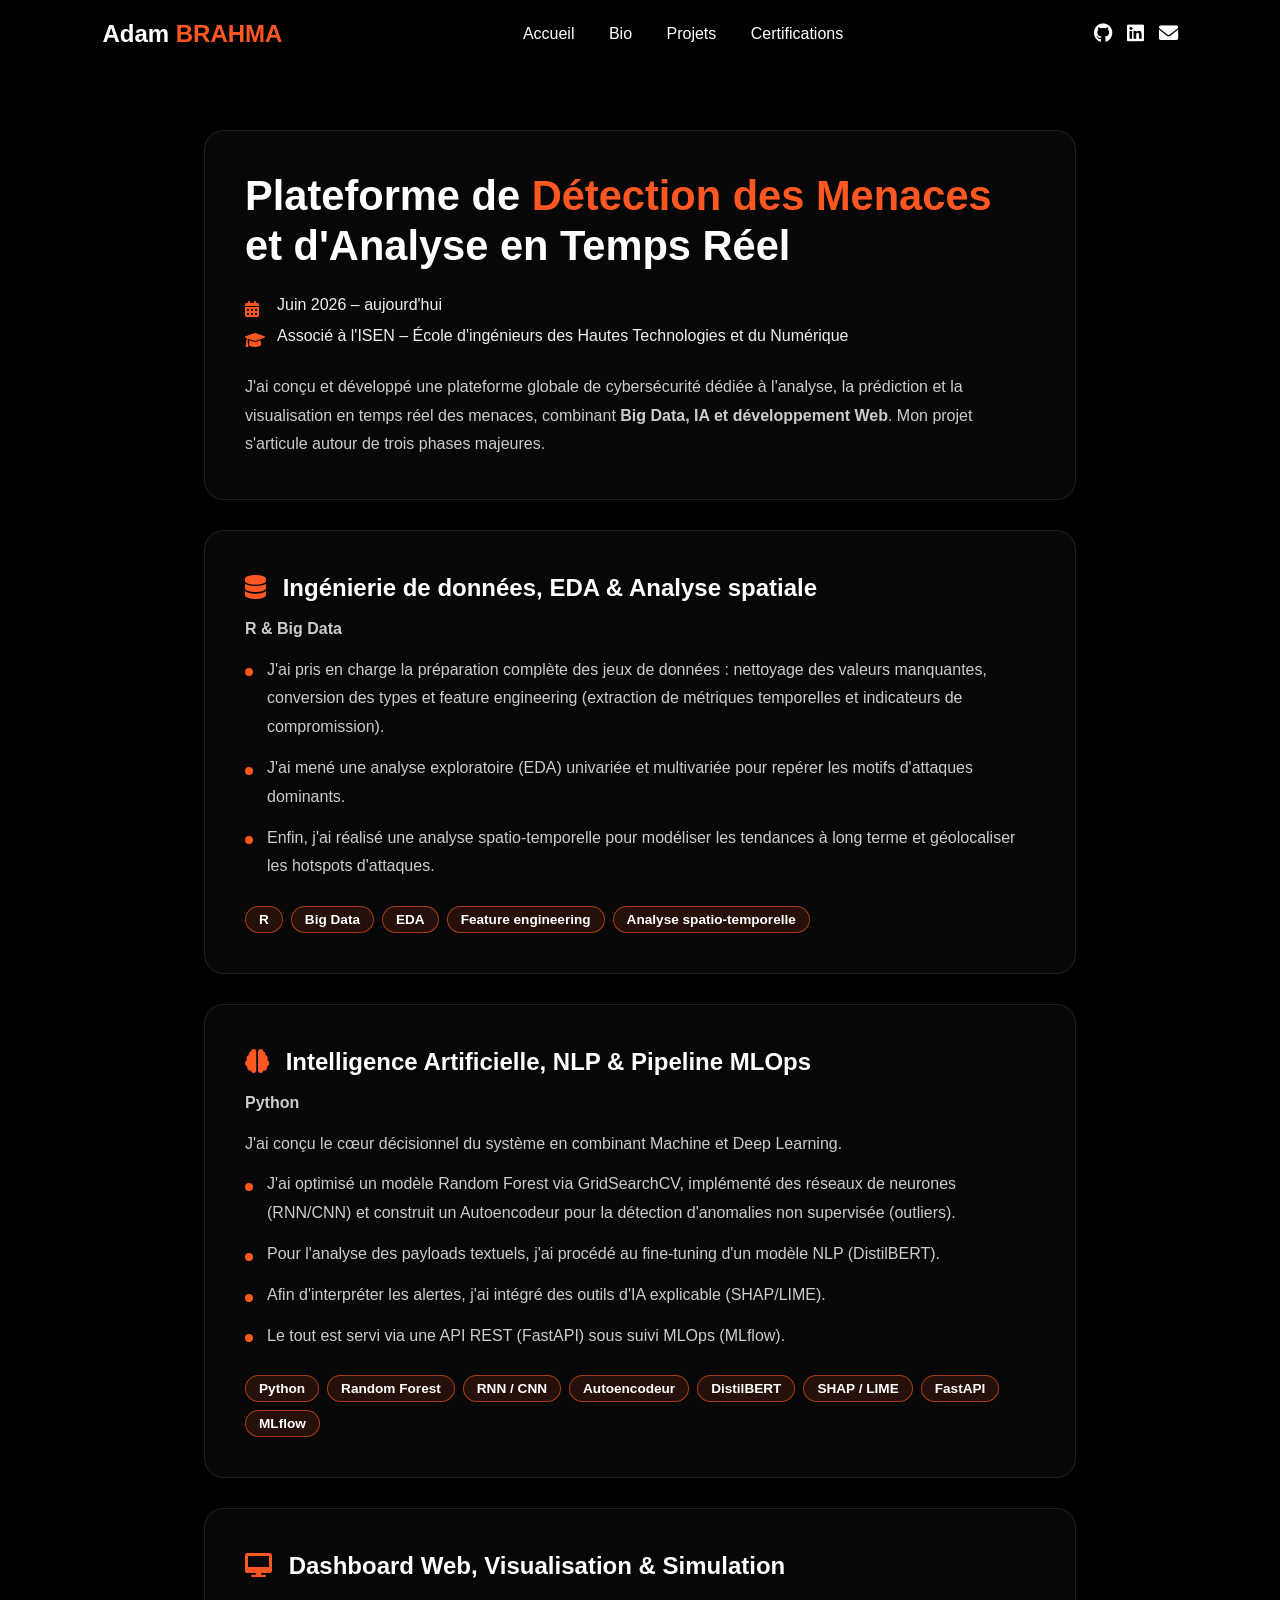
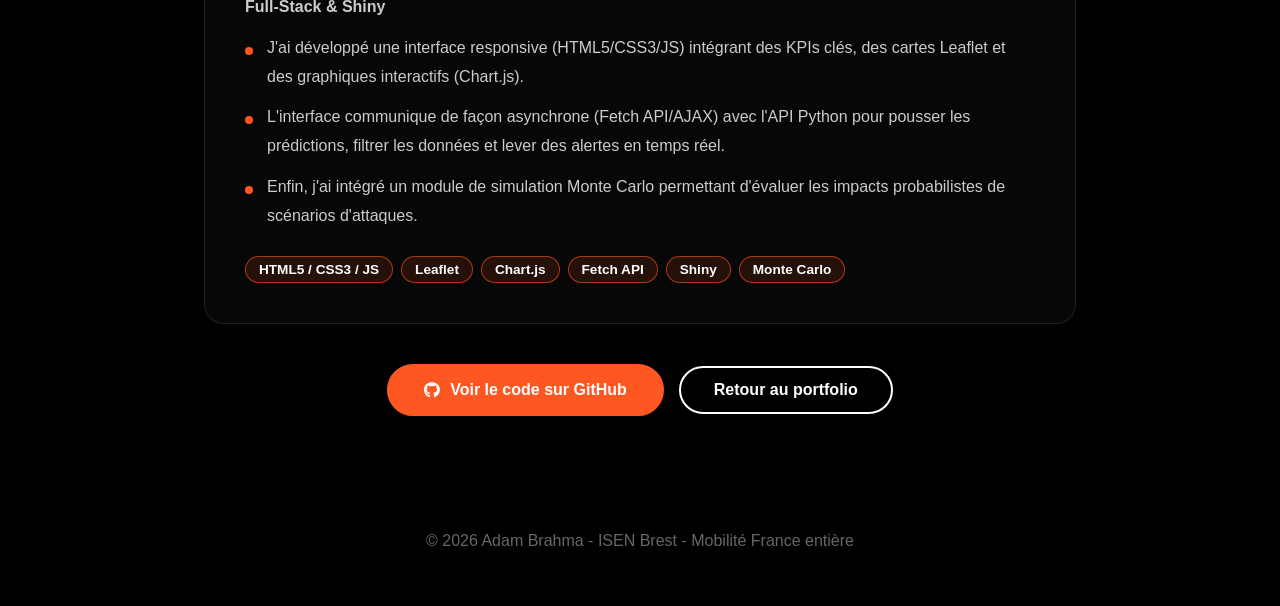
<file: Projects/cyber-surveillance.html>
<!DOCTYPE html>
<html lang="fr">
<head>
    <meta charset="UTF-8">
    <meta name="viewport" content="width=device-width, initial-scale=1.0">
    <title>Plateforme de Détection des Menaces | Adam Brahma</title>
    <link rel="stylesheet" href="style-projet-detail.css">
    <link rel="stylesheet" href="https://cdnjs.cloudflare.com/ajax/libs/font-awesome/6.0.0/css/all.min.css">
</head>
<body>

    <div class="video-background">
        <video autoplay muted loop playsinline id="bg-video">
            <source src="../assets/banniere-1440-v3.mp4" type="video/mp4">
        </video>
    </div>

    <header>
        <a href="../index.html" class="logo">Adam <span>BRAHMA</span></a>
        <nav>
            <a href="../index.html#home">Accueil</a>
            <a href="../index.html#about">Bio</a>
            <a href="../index.html#projects">Projets</a>
            <a href="../index.html#certifications">Certifications</a>
        </nav>
        <div class="social-links">
            <a href="https://github.com/adambrh-tech" target="_blank" rel="noopener noreferrer"><i class="fab fa-github"></i></a>
            <a href="https://linkedin.com/in/adam-brahma-3b2aa9345" target="_blank" rel="noopener noreferrer"><i class="fab fa-linkedin"></i></a>
            <a href="mailto:adam.brahma@isen-ouest.yncrea.fr"><i class="fas fa-envelope"></i></a>
        </div>
    </header>

    <main class="project-page">

        <section class="project-hero">
            <h1>Plateforme de <span>Détection des Menaces</span> et d'Analyse en Temps Réel</h1>
            <ul class="project-meta">
                <li><i class="fas fa-calendar-alt"></i> Juin 2026 – aujourd'hui</li>
                <li><i class="fas fa-graduation-cap"></i> Associé à l'ISEN – École d'ingénieurs des Hautes Technologies et du Numérique</li>
            </ul>
            <p class="project-intro">
                J'ai conçu et développé une plateforme globale de cybersécurité dédiée à l'analyse, la prédiction et la visualisation en temps réel des menaces, combinant <strong>Big Data, IA et développement Web</strong>. Mon projet s'articule autour de trois phases majeures.
            </p>
        </section>

        <article class="phase">
            <h2><i class="fas fa-database"></i> Ingénierie de données, EDA &amp; Analyse spatiale</h2>
            <p class="phase-stack">R &amp; Big Data</p>
            <ul>
                <li>J'ai pris en charge la préparation complète des jeux de données : nettoyage des valeurs manquantes, conversion des types et feature engineering (extraction de métriques temporelles et indicateurs de compromission).</li>
                <li>J'ai mené une analyse exploratoire (EDA) univariée et multivariée pour repérer les motifs d'attaques dominants.</li>
                <li>Enfin, j'ai réalisé une analyse spatio-temporelle pour modéliser les tendances à long terme et géolocaliser les hotspots d'attaques.</li>
            </ul>
            <div class="tags">
                <span>R</span>
                <span>Big Data</span>
                <span>EDA</span>
                <span>Feature engineering</span>
                <span>Analyse spatio-temporelle</span>
            </div>
        </article>

        <article class="phase">
            <h2><i class="fas fa-brain"></i> Intelligence Artificielle, NLP &amp; Pipeline MLOps</h2>
            <p class="phase-stack">Python</p>
            <p>J'ai conçu le cœur décisionnel du système en combinant Machine et Deep Learning.</p>
            <ul>
                <li>J'ai optimisé un modèle Random Forest via GridSearchCV, implémenté des réseaux de neurones (RNN/CNN) et construit un Autoencodeur pour la détection d'anomalies non supervisée (outliers).</li>
                <li>Pour l'analyse des payloads textuels, j'ai procédé au fine-tuning d'un modèle NLP (DistilBERT).</li>
                <li>Afin d'interpréter les alertes, j'ai intégré des outils d'IA explicable (SHAP/LIME).</li>
                <li>Le tout est servi via une API REST (FastAPI) sous suivi MLOps (MLflow).</li>
            </ul>
            <div class="tags">
                <span>Python</span>
                <span>Random Forest</span>
                <span>RNN / CNN</span>
                <span>Autoencodeur</span>
                <span>DistilBERT</span>
                <span>SHAP / LIME</span>
                <span>FastAPI</span>
                <span>MLflow</span>
            </div>
        </article>

        <article class="phase">
            <h2><i class="fas fa-desktop"></i> Dashboard Web, Visualisation &amp; Simulation</h2>
            <p class="phase-stack">Full-Stack &amp; Shiny</p>
            <ul>
                <li>J'ai développé une interface responsive (HTML5/CSS3/JS) intégrant des KPIs clés, des cartes Leaflet et des graphiques interactifs (Chart.js).</li>
                <li>L'interface communique de façon asynchrone (Fetch API/AJAX) avec l'API Python pour pousser les prédictions, filtrer les données et lever des alertes en temps réel.</li>
                <li>Enfin, j'ai intégré un module de simulation Monte Carlo permettant d'évaluer les impacts probabilistes de scénarios d'attaques.</li>
            </ul>
            <div class="tags">
                <span>HTML5 / CSS3 / JS</span>
                <span>Leaflet</span>
                <span>Chart.js</span>
                <span>Fetch API</span>
                <span>Shiny</span>
                <span>Monte Carlo</span>
            </div>
        </article>

        <div class="project-actions">
            <a href="https://github.com/adambrh-tech" target="_blank" rel="noopener noreferrer" class="btn-primary"><i class="fab fa-github"></i> Voir le code sur GitHub</a>
            <a href="../index.html#projects" class="btn-secondary">Retour au portfolio</a>
        </div>

    </main>

    <footer>
        <p>&copy; 2026 Adam Brahma - ISEN Brest - Mobilité France entière</p>
    </footer>

    <script data-goatcounter="https://adam-brahma.goatcounter.com/count"
        async src="//gc.zgo.at/count.js"></script>
</body>
</html>
</file>
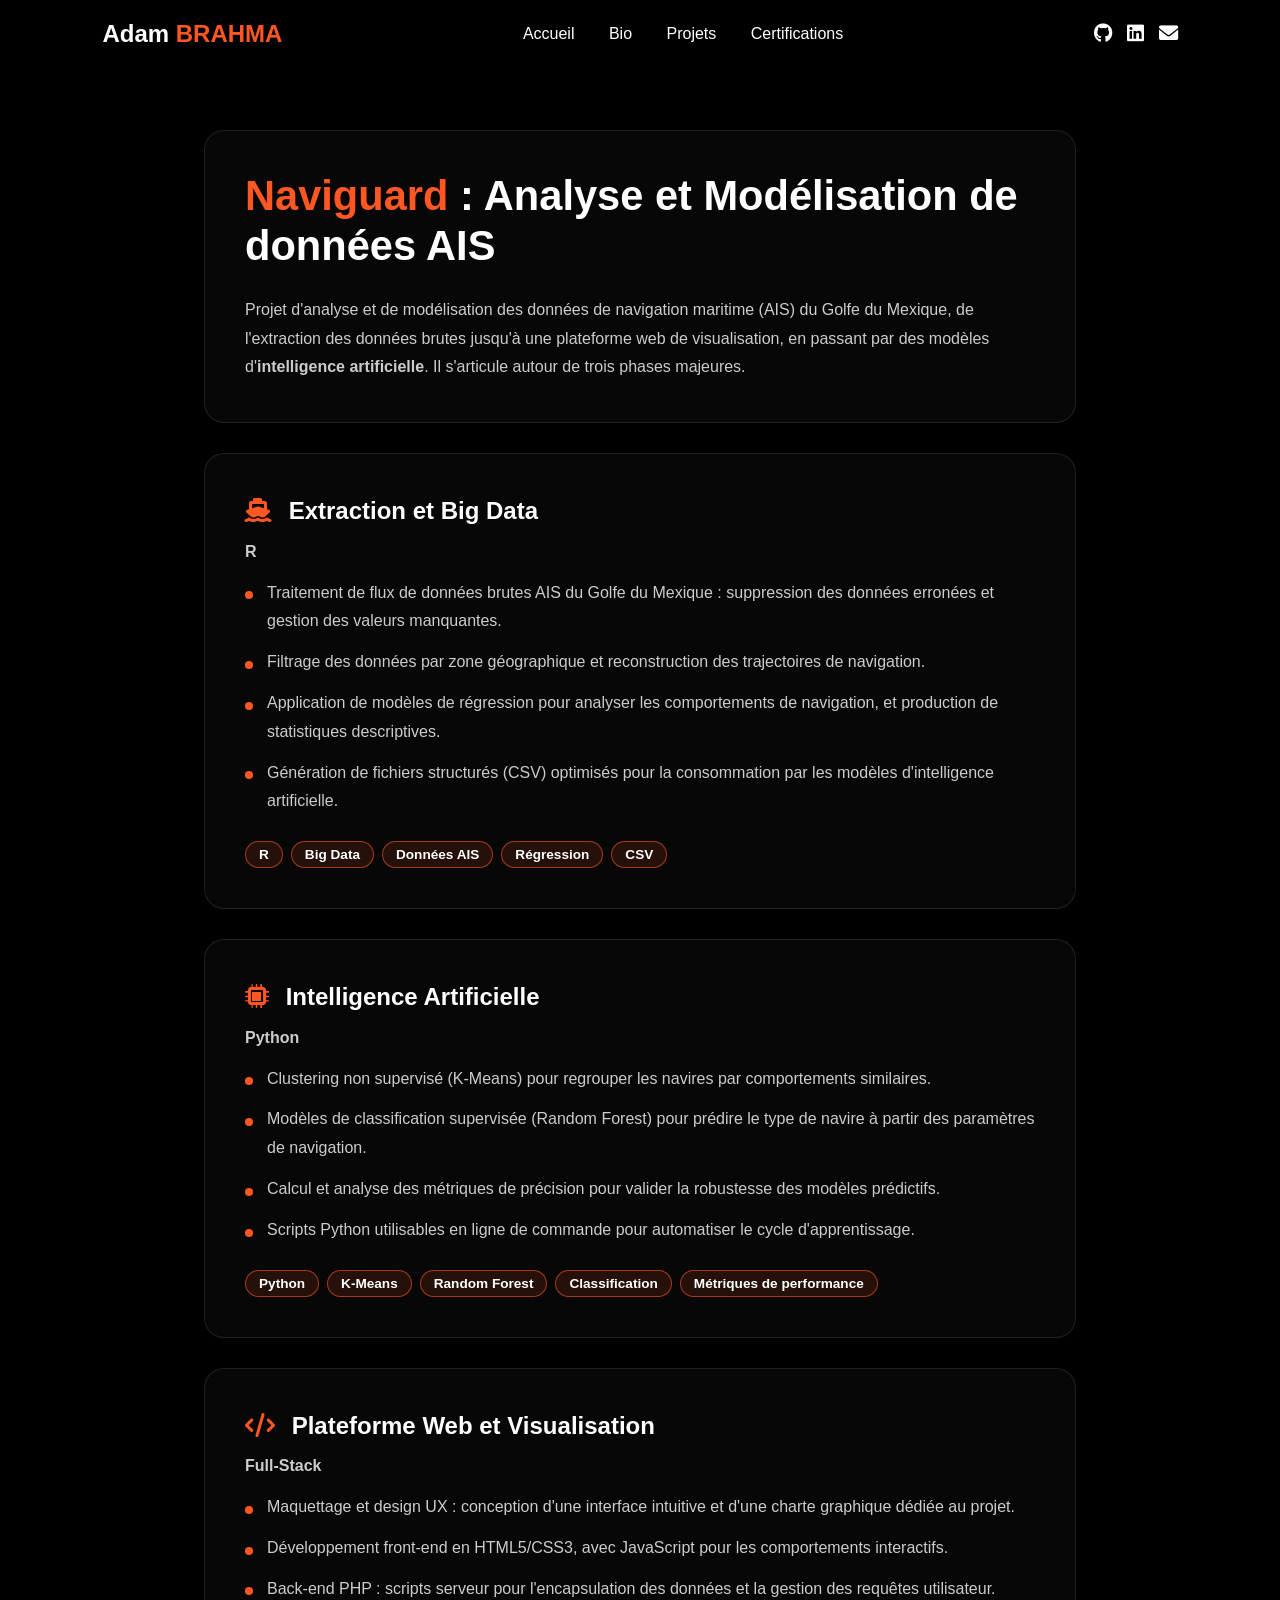
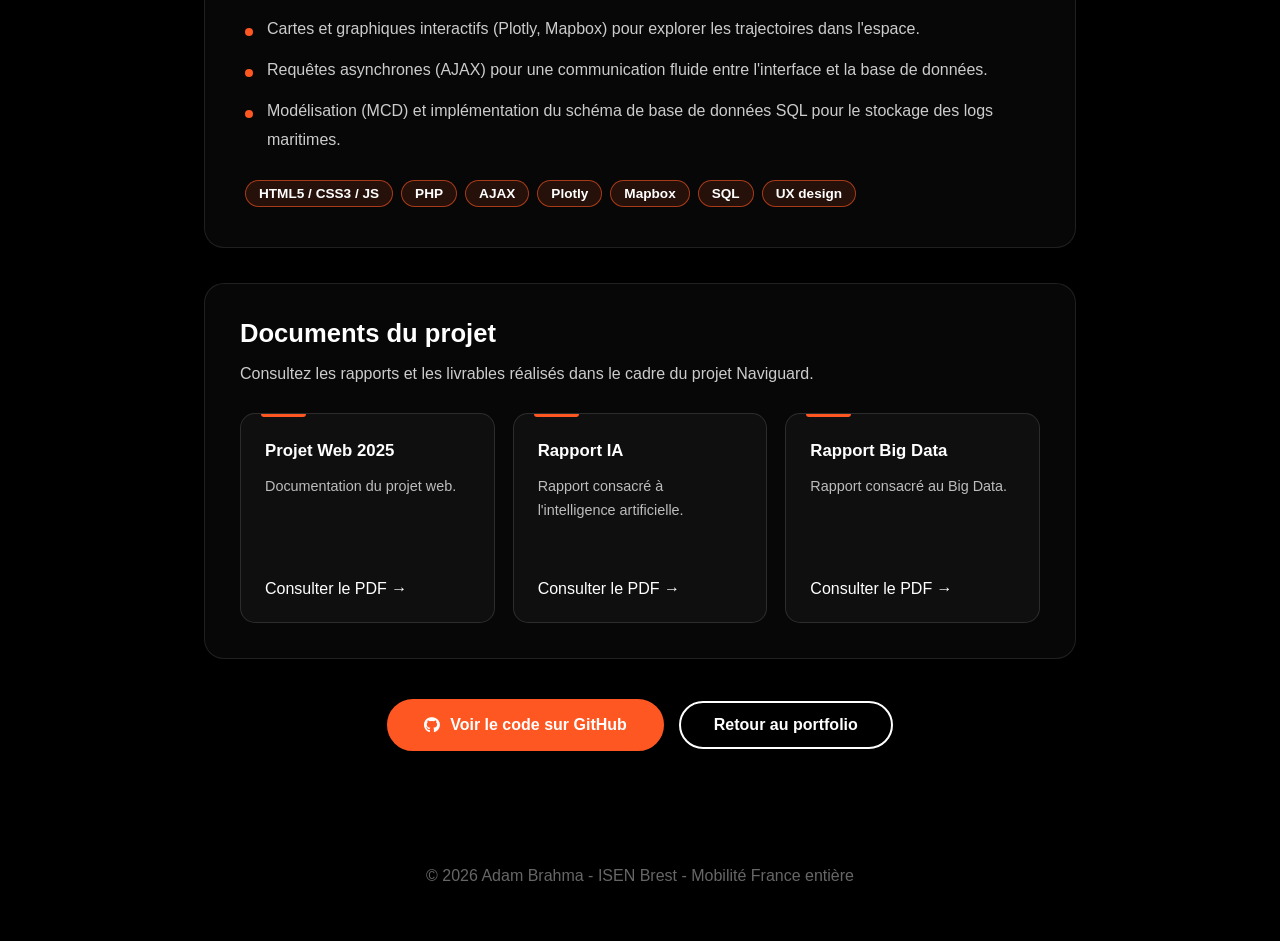
<file: Projects/Naviguard.html>
<!DOCTYPE html>
<html lang="fr">
<head>
    <meta charset="UTF-8">
    <meta name="viewport" content="width=device-width, initial-scale=1.0">
    <title>Naviguard - Analyse AIS | Adam Brahma</title>
    <link rel="stylesheet" href="style-projet-detail.css">
    <link rel="stylesheet" href="https://cdnjs.cloudflare.com/ajax/libs/font-awesome/6.0.0/css/all.min.css">
</head>
<body>

    <div class="video-background">
        <video autoplay muted loop playsinline id="bg-video">
            <source src="../assets/banniere-1440-v3.mp4" type="video/mp4">
        </video>
    </div>

    <header>
        <a href="../index.html" class="logo">Adam <span>BRAHMA</span></a>
        <nav>
            <a href="../index.html#home">Accueil</a>
            <a href="../index.html#about">Bio</a>
            <a href="../index.html#projects">Projets</a>
            <a href="../index.html#certifications">Certifications</a>
        </nav>
        <div class="social-links">
            <a href="https://github.com/adambrh-tech" target="_blank" rel="noopener noreferrer"><i class="fab fa-github"></i></a>
            <a href="https://linkedin.com/in/adam-brahma-3b2aa9345" target="_blank" rel="noopener noreferrer"><i class="fab fa-linkedin"></i></a>
            <a href="mailto:adam.brahma@isen-ouest.yncrea.fr"><i class="fas fa-envelope"></i></a>
        </div>
    </header>

    <main class="project-page">

        <section class="project-hero">
            <h1><span>Naviguard</span> : Analyse et Modélisation de données AIS</h1>
            <p class="project-intro">
                Projet d'analyse et de modélisation des données de navigation maritime (AIS) du Golfe du Mexique, de l'extraction des données brutes jusqu'à une plateforme web de visualisation, en passant par des modèles d'<strong>intelligence artificielle</strong>. Il s'articule autour de trois phases majeures.
            </p>
        </section>

        <article class="phase">
            <h2><i class="fas fa-ship"></i> Extraction et Big Data</h2>
            <p class="phase-stack">R</p>
            <ul>
                <li>Traitement de flux de données brutes AIS du Golfe du Mexique : suppression des données erronées et gestion des valeurs manquantes.</li>
                <li>Filtrage des données par zone géographique et reconstruction des trajectoires de navigation.</li>
                <li>Application de modèles de régression pour analyser les comportements de navigation, et production de statistiques descriptives.</li>
                <li>Génération de fichiers structurés (CSV) optimisés pour la consommation par les modèles d'intelligence artificielle.</li>
            </ul>
            <div class="tags">
                <span>R</span>
                <span>Big Data</span>
                <span>Données AIS</span>
                <span>Régression</span>
                <span>CSV</span>
            </div>
        </article>

        <article class="phase">
            <h2><i class="fas fa-microchip"></i> Intelligence Artificielle</h2>
            <p class="phase-stack">Python</p>
            <ul>
                <li>Clustering non supervisé (K-Means) pour regrouper les navires par comportements similaires.</li>
                <li>Modèles de classification supervisée (Random Forest) pour prédire le type de navire à partir des paramètres de navigation.</li>
                <li>Calcul et analyse des métriques de précision pour valider la robustesse des modèles prédictifs.</li>
                <li>Scripts Python utilisables en ligne de commande pour automatiser le cycle d'apprentissage.</li>
            </ul>
            <div class="tags">
                <span>Python</span>
                <span>K-Means</span>
                <span>Random Forest</span>
                <span>Classification</span>
                <span>Métriques de performance</span>
            </div>
        </article>

        <article class="phase">
            <h2><i class="fas fa-code"></i> Plateforme Web et Visualisation</h2>
            <p class="phase-stack">Full-Stack</p>
            <ul>
                <li>Maquettage et design UX : conception d'une interface intuitive et d'une charte graphique dédiée au projet.</li>
                <li>Développement front-end en HTML5/CSS3, avec JavaScript pour les comportements interactifs.</li>
                <li>Back-end PHP : scripts serveur pour l'encapsulation des données et la gestion des requêtes utilisateur.</li>
                <li>Cartes et graphiques interactifs (Plotly, Mapbox) pour explorer les trajectoires dans l'espace.</li>
                <li>Requêtes asynchrones (AJAX) pour une communication fluide entre l'interface et la base de données.</li>
                <li>Modélisation (MCD) et implémentation du schéma de base de données SQL pour le stockage des logs maritimes.</li>
            </ul>
            <div class="tags">
                <span>HTML5 / CSS3 / JS</span>
                <span>PHP</span>
                <span>AJAX</span>
                <span>Plotly</span>
                <span>Mapbox</span>
                <span>SQL</span>
                <span>UX design</span>
            </div>
        </article>
        
<section class="project-documents">
    <h2>Documents du projet</h2>
    <p>Consultez les rapports et les livrables réalisés dans le cadre du projet Naviguard.</p>

    <div class="documents-grid">
        <a class="document-card" href="../assets/PROJET%20WEB%202025.pdf" target="_blank" rel="noopener">
            <h3> Projet Web 2025</h3>
            <p>Documentation du projet web.</p>
            <span>Consulter le PDF →</span>
        </a>

        <a class="document-card" href="../assets/rapport  IA.pdf" target="_blank" rel="noopener">
            <h3> Rapport IA</h3>
            <p>Rapport consacré à l'intelligence artificielle.</p>
            <span>Consulter le PDF →</span>
        </a>

        <a class="document-card" href="../assets/Rapport%20BIG%20DATA.pdf" target="_blank" rel="noopener">
            <h3> Rapport Big Data</h3>
            <p>Rapport consacré au Big Data.</p>
            <span>Consulter le PDF →</span>
        </a>
    </div>
</section>


        <div class="project-actions">
            <a href="https://github.com/adambrh-tech" target="_blank" rel="noopener noreferrer" class="btn-primary"><i class="fab fa-github"></i> Voir le code sur GitHub</a>
            <a href="../index.html#projects" class="btn-secondary">Retour au portfolio</a>
        </div>

    </main>

    <footer>
        <p>&copy; 2026 Adam Brahma - ISEN Brest - Mobilité France entière</p>
    </footer>

    <script data-goatcounter="https://adam-brahma.goatcounter.com/count"
        async src="//gc.zgo.at/count.js"></script>
</body>
</html>
</file>
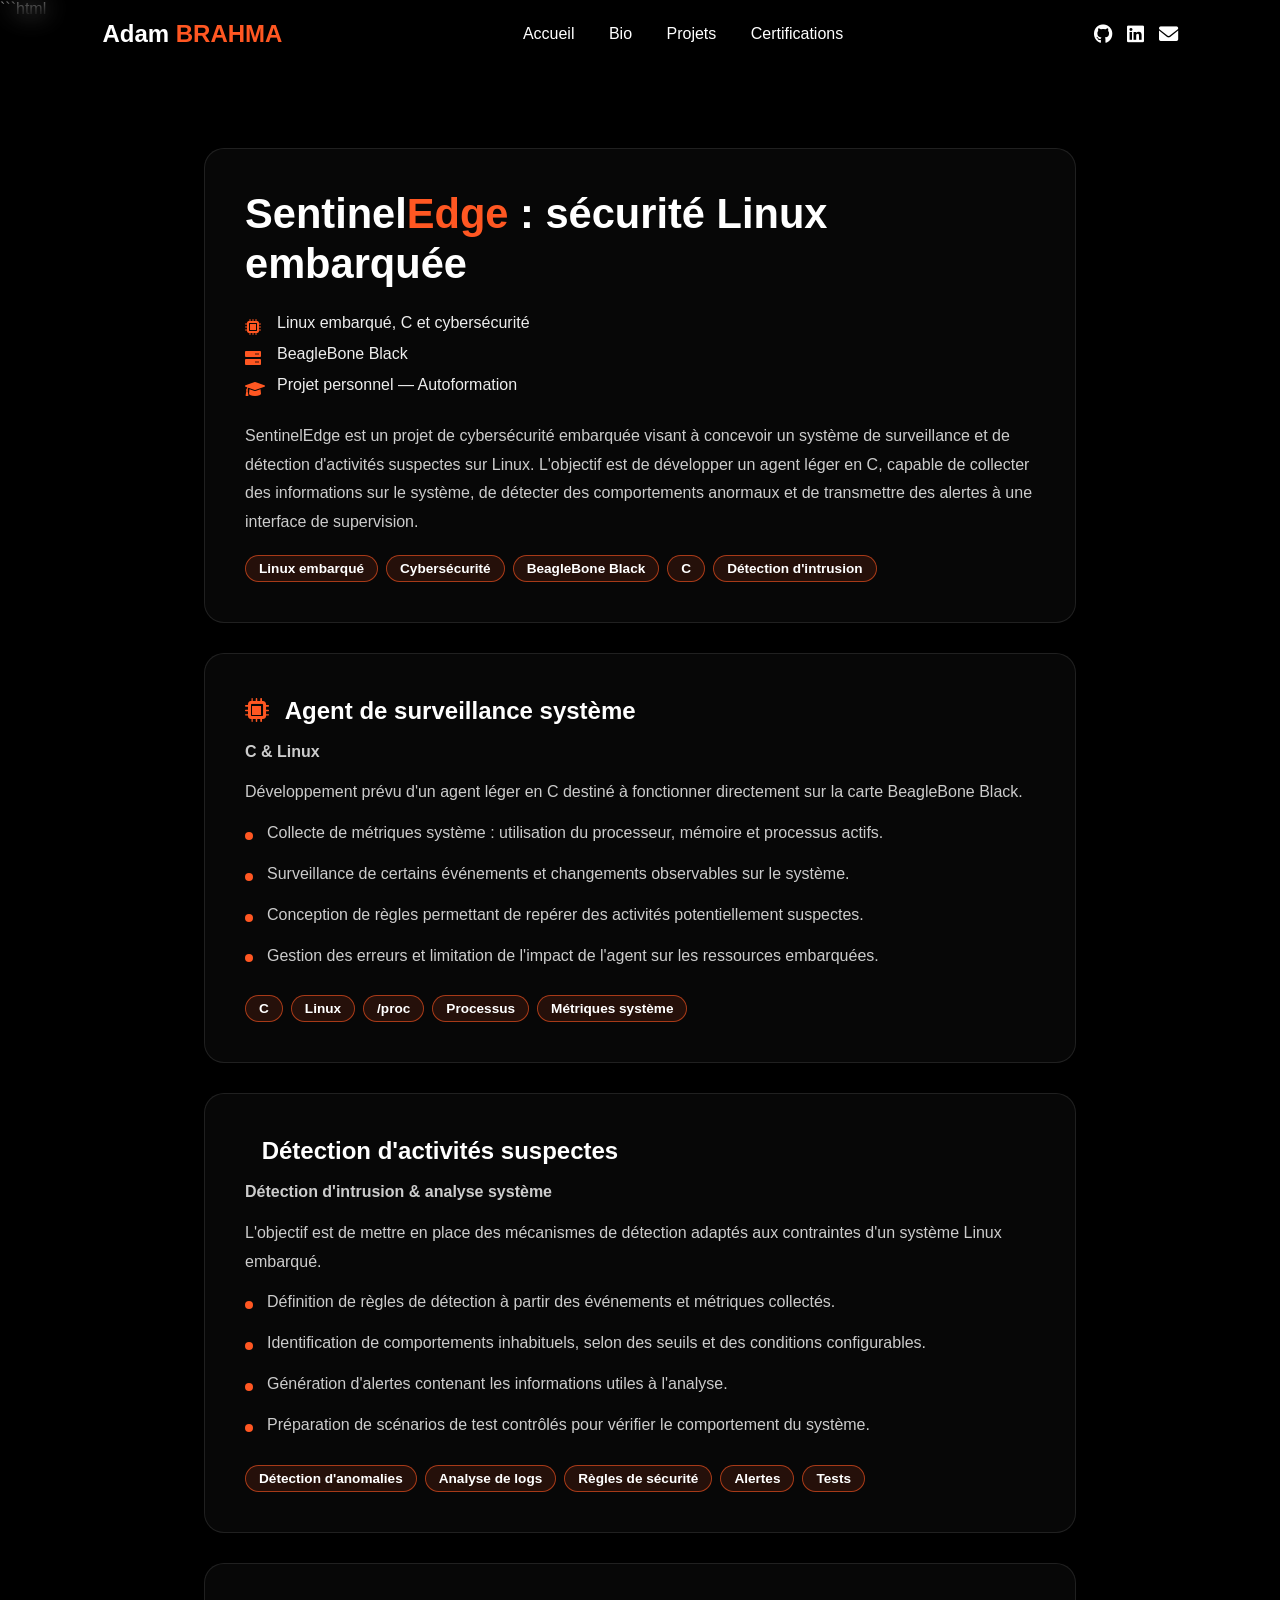
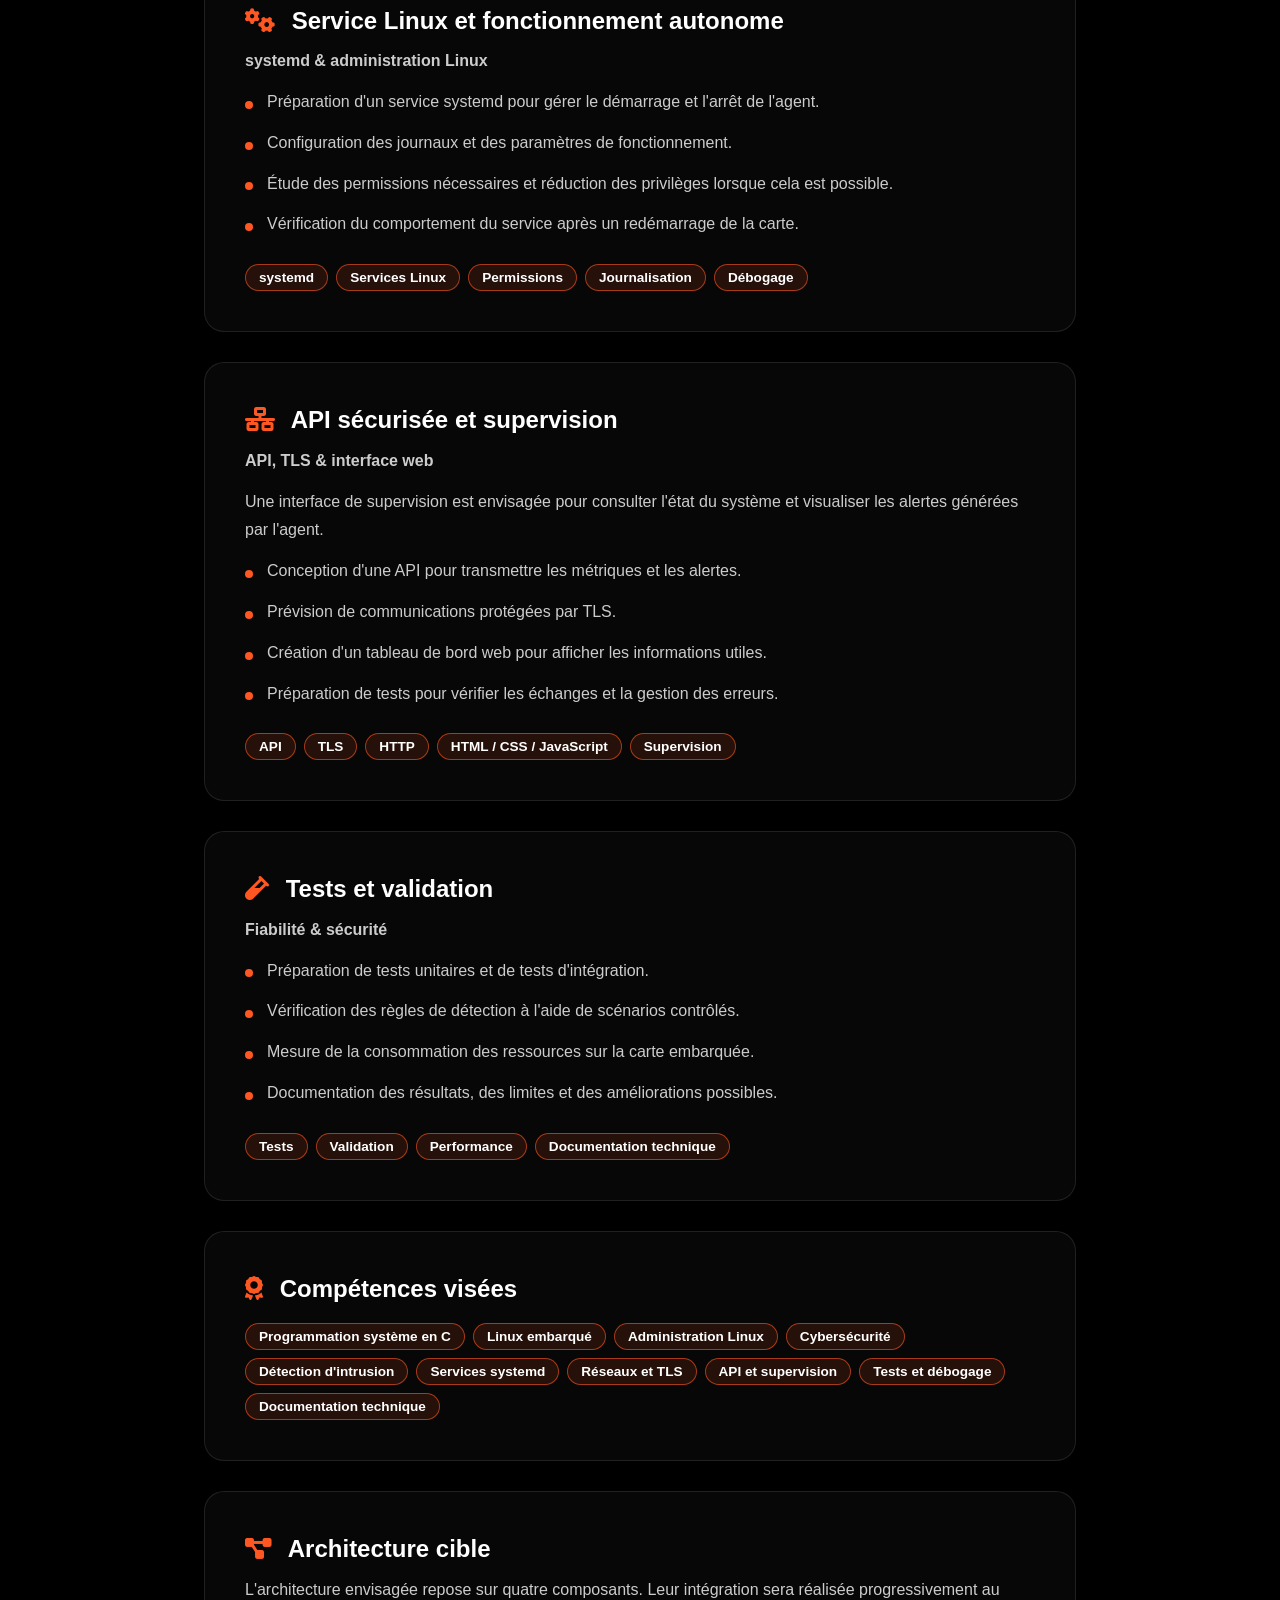
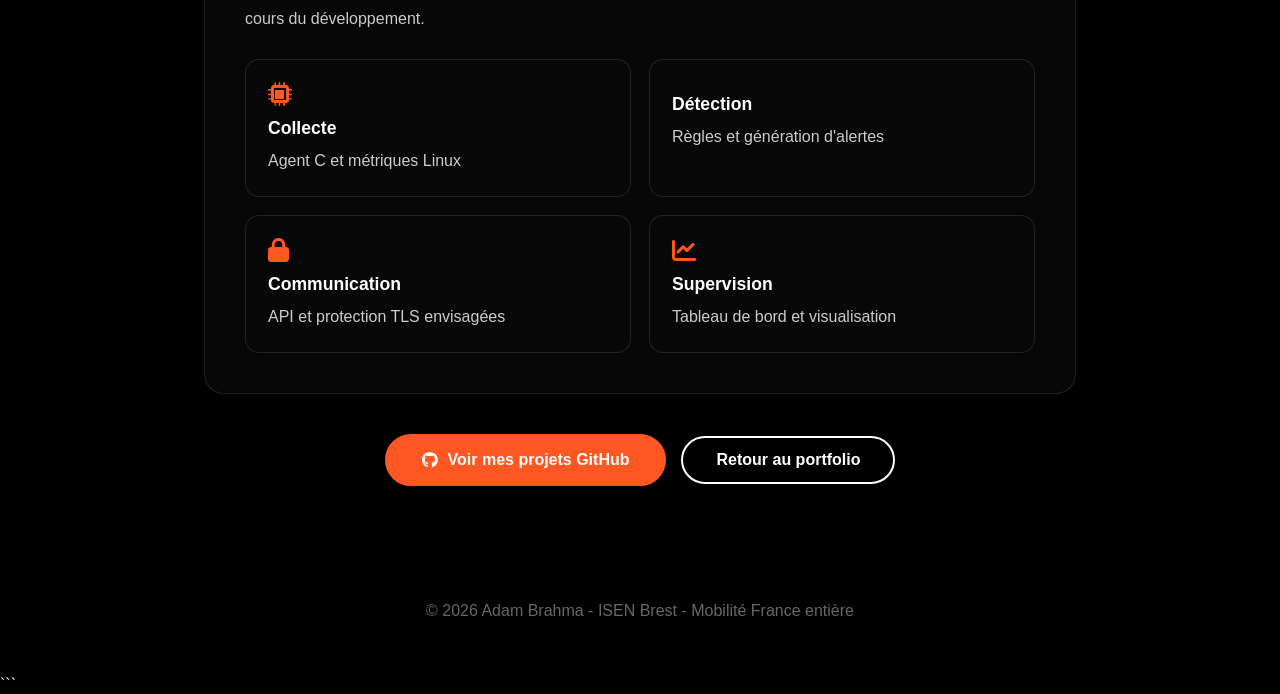
<file: Projects/sentinelEdge.html>
```html
<!DOCTYPE html>
<html lang="fr">
<head>
    <meta charset="UTF-8">
    <meta name="viewport" content="width=device-width, initial-scale=1.0">
    <title>SentinelEdge | Adam Brahma</title>
    <link rel="stylesheet" href="style-projet-detail.css">
    <link rel="stylesheet" href="https://cdnjs.cloudflare.com/ajax/libs/font-awesome/6.0.0/css/all.min.css">
</head>
<body>

    <div class="video-background">
        <video autoplay muted loop playsinline id="bg-video">
            <source src="../assets/banniere-1440-v3.mp4" type="video/mp4">
        </video>
    </div>

    <header>
        <a href="../index.html" class="logo">Adam <span>BRAHMA</span></a>
        <nav>
            <a href="../index.html#home">Accueil</a>
            <a href="../index.html#about">Bio</a>
            <a href="../index.html#projects">Projets</a>
            <a href="../index.html#certifications">Certifications</a>
        </nav>
        <div class="social-links">
            <a href="https://github.com/adambrh-tech" target="_blank" rel="noopener noreferrer"><i class="fab fa-github"></i></a>
            <a href="https://linkedin.com/in/adam-brahma-3b2aa9345" target="_blank" rel="noopener noreferrer"><i class="fab fa-linkedin"></i></a>
            <a href="mailto:adam.brahma@isen-ouest.yncrea.fr"><i class="fas fa-envelope"></i></a>
        </div>
    </header>

    <main class="project-page">

        <section class="project-hero">
            <h1>Sentinel<span>Edge</span> : sécurité Linux embarquée</h1>

            <ul class="project-meta">
                <li><i class="fas fa-microchip"></i> Linux embarqué, C et cybersécurité</li>
                <li><i class="fas fa-server"></i> BeagleBone Black</li>
                <li><i class="fas fa-graduation-cap"></i> Projet personnel — Autoformation</li>
            </ul>

            <p class="project-intro">
                SentinelEdge est un projet de cybersécurité embarquée visant à concevoir
                un système de surveillance et de détection d'activités suspectes sur Linux.
                L'objectif est de développer un agent léger en C, capable de collecter
                des informations sur le système, de détecter des comportements anormaux
                et de transmettre des alertes à une interface de supervision.
            </p>

            <div class="tags">
                <span>Linux embarqué</span>
                <span>Cybersécurité</span>
                <span>BeagleBone Black</span>
                <span>C</span>
                <span>Détection d'intrusion</span>
            </div>
        </section>

        <article class="phase">
            <h2><i class="fas fa-microchip"></i> Agent de surveillance système</h2>
            <p class="phase-stack">C &amp; Linux</p>

            <p>
                Développement prévu d'un agent léger en C destiné à fonctionner
                directement sur la carte BeagleBone Black.
            </p>

            <ul>
                <li>Collecte de métriques système : utilisation du processeur, mémoire et processus actifs.</li>
                <li>Surveillance de certains événements et changements observables sur le système.</li>
                <li>Conception de règles permettant de repérer des activités potentiellement suspectes.</li>
                <li>Gestion des erreurs et limitation de l'impact de l'agent sur les ressources embarquées.</li>
            </ul>

            <div class="tags">
                <span>C</span>
                <span>Linux</span>
                <span>/proc</span>
                <span>Processus</span>
                <span>Métriques système</span>
            </div>
        </article>

        <article class="phase">
            <h2><i class="fas fa-shield-halved"></i> Détection d'activités suspectes</h2>
            <p class="phase-stack">Détection d'intrusion &amp; analyse système</p>

            <p>
                L'objectif est de mettre en place des mécanismes de détection adaptés
                aux contraintes d'un système Linux embarqué.
            </p>

            <ul>
                <li>Définition de règles de détection à partir des événements et métriques collectés.</li>
                <li>Identification de comportements inhabituels, selon des seuils et des conditions configurables.</li>
                <li>Génération d'alertes contenant les informations utiles à l'analyse.</li>
                <li>Préparation de scénarios de test contrôlés pour vérifier le comportement du système.</li>
            </ul>

            <div class="tags">
                <span>Détection d'anomalies</span>
                <span>Analyse de logs</span>
                <span>Règles de sécurité</span>
                <span>Alertes</span>
                <span>Tests</span>
            </div>
        </article>

        <article class="phase">
            <h2><i class="fas fa-gears"></i> Service Linux et fonctionnement autonome</h2>
            <p class="phase-stack">systemd &amp; administration Linux</p>

            <ul>
                <li>Préparation d'un service systemd pour gérer le démarrage et l'arrêt de l'agent.</li>
                <li>Configuration des journaux et des paramètres de fonctionnement.</li>
                <li>Étude des permissions nécessaires et réduction des privilèges lorsque cela est possible.</li>
                <li>Vérification du comportement du service après un redémarrage de la carte.</li>
            </ul>

            <div class="tags">
                <span>systemd</span>
                <span>Services Linux</span>
                <span>Permissions</span>
                <span>Journalisation</span>
                <span>Débogage</span>
            </div>
        </article>

        <article class="phase">
            <h2><i class="fas fa-network-wired"></i> API sécurisée et supervision</h2>
            <p class="phase-stack">API, TLS &amp; interface web</p>

            <p>
                Une interface de supervision est envisagée pour consulter l'état du système
                et visualiser les alertes générées par l'agent.
            </p>

            <ul>
                <li>Conception d'une API pour transmettre les métriques et les alertes.</li>
                <li>Prévision de communications protégées par TLS.</li>
                <li>Création d'un tableau de bord web pour afficher les informations utiles.</li>
                <li>Préparation de tests pour vérifier les échanges et la gestion des erreurs.</li>
            </ul>

            <div class="tags">
                <span>API</span>
                <span>TLS</span>
                <span>HTTP</span>
                <span>HTML / CSS / JavaScript</span>
                <span>Supervision</span>
            </div>
        </article>

        <article class="phase">
            <h2><i class="fas fa-vial"></i> Tests et validation</h2>
            <p class="phase-stack">Fiabilité &amp; sécurité</p>

            <ul>
                <li>Préparation de tests unitaires et de tests d'intégration.</li>
                <li>Vérification des règles de détection à l'aide de scénarios contrôlés.</li>
                <li>Mesure de la consommation des ressources sur la carte embarquée.</li>
                <li>Documentation des résultats, des limites et des améliorations possibles.</li>
            </ul>

            <div class="tags">
                <span>Tests</span>
                <span>Validation</span>
                <span>Performance</span>
                <span>Documentation technique</span>
            </div>
        </article>

        <article class="phase">
            <h2><i class="fas fa-award"></i> Compétences visées</h2>

            <div class="tags">
                <span>Programmation système en C</span>
                <span>Linux embarqué</span>
                <span>Administration Linux</span>
                <span>Cybersécurité</span>
                <span>Détection d'intrusion</span>
                <span>Services systemd</span>
                <span>Réseaux et TLS</span>
                <span>API et supervision</span>
                <span>Tests et débogage</span>
                <span>Documentation technique</span>
            </div>
        </article>

        <article class="phase">
            <h2><i class="fas fa-diagram-project"></i> Architecture cible</h2>

            <p>
                L'architecture envisagée repose sur quatre composants. Leur intégration
                sera réalisée progressivement au cours du développement.
            </p>

            <div class="architecture">
                <div class="architecture-card">
                    <i class="fas fa-microchip"></i>
                    <h3>Collecte</h3>
                    <p>Agent C et métriques Linux</p>
                </div>

                <div class="architecture-card">
                    <i class="fas fa-shield-halved"></i>
                    <h3>Détection</h3>
                    <p>Règles et génération d'alertes</p>
                </div>

                <div class="architecture-card">
                    <i class="fas fa-lock"></i>
                    <h3>Communication</h3>
                    <p>API et protection TLS envisagées</p>
                </div>

                <div class="architecture-card">
                    <i class="fas fa-chart-line"></i>
                    <h3>Supervision</h3>
                    <p>Tableau de bord et visualisation</p>
                </div>
            </div>
        </article>

        <div class="project-actions">
            <a href="https://github.com/adambrh-tech" target="_blank" rel="noopener noreferrer" class="btn-primary">
                <i class="fab fa-github"></i> Voir mes projets GitHub
            </a>

            <a href="../index.html#projects" class="btn-secondary">
                Retour au portfolio
            </a>
        </div>

    </main>

    <footer>
        <p>&copy; 2026 Adam Brahma - ISEN Brest - Mobilité France entière</p>
    </footer>

    <script data-goatcounter="https://adam-brahma.goatcounter.com/count"
        async src="//gc.zgo.at/count.js"></script>

</body>
</html>
```
</file>
<file: Projects/style-projet-detail.css>
:root {
    --accent: #FF5722;
    --dark: #0a0a0a;
    --light: #ffffff;
}

* {
    box-sizing: border-box;
    scroll-behavior: smooth;
}

body {
    margin: 0;
    font-family: 'Segoe UI', Tahoma, Geneva, Verdana, sans-serif;
    background: #000;
    color: #fff;
    overflow-x: hidden;
    animation: fadeInUp 0.6s ease-out;
}

/* --- Background Video --- */
.video-background {
    position: fixed;
    top: 0; left: 0;
    width: 100%; height: 100%;
    z-index: -1;
}

#bg-video {
    width: 100%; height: 100%;
    object-fit: cover;
    filter: brightness(0.65);
}

/* --- Navigation --- */
header {
    display: flex;
    justify-content: space-between;
    align-items: center;
    padding: 20px 8%;
    position: fixed;
    width: 100%;
    top: 0;
    background: rgba(0, 0, 0, 0.3);
    backdrop-filter: blur(12px);
    z-index: 1000;
}

.logo { font-size: 1.5rem; font-weight: bold; color: #fff; text-decoration: none; }
.logo span { color: var(--accent); }

nav a {
    text-decoration: none;
    color: #fff;
    margin: 0 15px;
    font-weight: 500;
    transition: 0.3s;
}
nav a:hover { color: var(--accent); }

.social-links a {
    color: #fff;
    font-size: 1.2rem;
    margin-left: 10px;
    transition: 0.3s;
}
.social-links a:hover { color: var(--accent); transform: translateY(-3px); }

/* --- Page projet --- */
.project-page {
    max-width: 1000px;
    margin: 0 auto;
    padding: 130px 5% 60px;
}

.project-hero,
.phase {
    background: rgba(10, 10, 10, 0.7);
    backdrop-filter: blur(10px);
    border: 1px solid rgba(255, 255, 255, 0.1);
    border-radius: 20px;
    padding: 40px;
    margin-bottom: 30px;
}

.phase { transition: 0.4s ease; }
.phase:hover { border-color: var(--accent); }

.project-hero h1 {
    font-size: 2.6rem;
    font-weight: 800;
    line-height: 1.2;
    margin: 0 0 25px;
}
.project-hero h1 span { color: var(--accent); }

.project-meta {
    list-style: none;
    padding: 0;
    margin: 0 0 25px;
    display: flex;
    flex-direction: column;
    gap: 10px;
    color: #eee;
}
.project-meta i { color: var(--accent); width: 22px; }

.project-intro {
    color: #ccc;
    line-height: 1.8;
    margin: 0;
}

/* --- Phases --- */
.phase h2 {
    font-size: 1.5rem;
    margin: 0 0 6px;
}
.phase h2 i { color: var(--accent); margin-right: 10px; }

.phase-stack {
    color: var(--accent);
    font-weight: 600;
    margin: 0 0 20px;
}

.phase p { color: #ccc; line-height: 1.8; margin: 0 0 12px; }

.phase ul {
    list-style: none;
    padding: 0;
    margin: 0 0 25px;
}
.phase li {
    position: relative;
    padding-left: 22px;
    margin-bottom: 12px;
    color: #ccc;
    line-height: 1.8;
}
.phase li::before {
    content: "";
    position: absolute;
    left: 0;
    top: 0.8em;
    width: 8px;
    height: 8px;
    border-radius: 50%;
    background: var(--accent);
}

.tags { display: flex; flex-wrap: wrap; gap: 8px; }
.tags span {
    padding: 4px 14px;
    background: rgba(255, 87, 34, 0.2);
    border: 1px solid var(--accent);
    border-radius: 20px;
    font-size: 0.85rem;
    font-weight: 600;
}

/* --- Boutons --- */
.project-actions {
    display: flex;
    flex-wrap: wrap;
    justify-content: center;
    align-items: center;
    gap: 15px;
    margin-top: 40px;
}

.btn-primary {
    background: var(--accent);
    color: white;
    padding: 15px 35px;
    border-radius: 50px;
    text-decoration: none;
    font-weight: bold;
    transition: 0.3s;
    display: inline-block;
}
.btn-primary:hover { transform: scale(1.05); box-shadow: 0 0 20px var(--accent); }

.btn-secondary {
    border: 2px solid #fff;
    color: #fff;
    padding: 13px 33px;
    border-radius: 50px;
    text-decoration: none;
    font-weight: bold;
    transition: 0.3s;
    display: inline-block;
}
.btn-secondary:hover { background: #fff; color: var(--dark); }

/* --- Footer --- */
footer {
    padding: 40px;
    text-align: center;
    background: rgba(0, 0, 0, 0.9);
    color: #666;
}

/* --- Responsive --- */
@media (max-width: 768px) {
    nav { display: none; }
    .project-page { padding-top: 110px; }
    .project-hero, .phase { padding: 25px; }
    .project-hero h1 { font-size: 1.8rem; }
    .phase h2 { font-size: 1.25rem; }
}

@keyframes fadeInUp {
    from { opacity: 0; transform: translateY(20px); }
    to { opacity: 1; transform: translateY(0); }
}
/* --- Démo STM32 --- */

.demo-container {
    display: flex;
    justify-content: center;
    margin-top: 25px;
}

.demo-button {
    border: 2px solid var(--accent);
    background: transparent;
    color: #fff;
    padding: 11px 24px;
    border-radius: 50px;
    font-size: 0.95rem;
    font-weight: 600;
    cursor: pointer;
    transition: 0.3s ease;
}

.demo-button i {
    color: var(--accent);
    margin-right: 8px;
}

.demo-button:hover {
    background: var(--accent);
    color: #fff;
    transform: translateY(-2px);
    box-shadow: 0 0 18px rgba(255, 87, 34, 0.4);
}

.demo-button:hover i {
    color: #fff;
}

/* --- Fenêtre des vidéos --- */

.demo-modal {
    position: fixed;
    inset: 0;
    background: rgba(0, 0, 0, 0.85);
    backdrop-filter: blur(8px);
    display: none;
    justify-content: center;
    align-items: center;
    padding: 30px;
    z-index: 2000;
}

.demo-modal.active {
    display: flex;
}

.demo-modal-content {
    position: relative;
    width: min(900px, 100%);
    max-height: 90vh;
    overflow-y: auto;
    background: rgba(15, 15, 15, 0.98);
    border: 1px solid rgba(255, 255, 255, 0.15);
    border-radius: 20px;
    padding: 30px;
}

.demo-modal-content h2 {
    margin: 0 0 25px;
    text-align: center;
    font-size: 1.5rem;
}

.demo-modal-content h2 span {
    color: var(--accent);
}

.demo-video {
    margin-bottom: 25px;
}

.demo-video:last-child {
    margin-bottom: 0;
}

.demo-video h3 {
    font-size: 1rem;
    margin: 0 0 10px;
    color: #fff;
}

.demo-video video {
    width: 100%;
    max-height: 500px;
    border-radius: 12px;
    background: #000;
}

.demo-close {
    position: absolute;
    top: 15px;
    right: 20px;
    border: none;
    background: transparent;
    color: #fff;
    font-size: 1.5rem;
    cursor: pointer;
    transition: 0.3s;
}

.demo-close:hover {
    color: var(--accent);
    transform: scale(1.1);
}

@media (max-width: 768px) {
    .demo-modal {
        padding: 15px;
    }

    .demo-modal-content {
        padding: 20px;
    }
}
/* --- Démonstrations STM32 --- */

.demo-container {
    display: flex;
    justify-content: center;
    margin-top: 25px;
}

.demo-button {
    border: 2px solid var(--accent);
    background: transparent;
    color: #fff;
    padding: 11px 24px;
    border-radius: 50px;
    font-size: 0.95rem;
    font-weight: 600;
    cursor: pointer;
    transition: 0.3s ease;
}

.demo-button i {
    color: var(--accent);
    margin-right: 8px;
}

.demo-button:hover {
    background: var(--accent);
    color: #fff;
    transform: translateY(-2px);
    box-shadow: 0 0 18px rgba(255, 87, 34, 0.4);
}

.demo-button:hover i {
    color: #fff;
}

/* Fenêtre */

.demo-modal {
    position: fixed;
    inset: 0;
    background: rgba(0, 0, 0, 0.88);
    backdrop-filter: blur(8px);
    display: none;
    justify-content: center;
    align-items: center;
    padding: 30px;
    z-index: 2000;
}

.demo-modal.active {
    display: flex;
}

.demo-modal-content {
    position: relative;
    width: min(900px, 100%);
    max-height: 90vh;
    overflow-y: auto;
    background: rgba(15, 15, 15, 0.98);
    border: 1px solid rgba(255, 255, 255, 0.15);
    border-radius: 20px;
    padding: 30px;
}

.demo-modal-content h2 {
    text-align: center;
    margin: 0 0 30px;
}

.demo-modal-content h2 span {
    color: var(--accent);
}

.demo-video,
.demo-image {
    margin-bottom: 25px;
}

.demo-video h3,
.demo-image h3 {
    font-size: 1rem;
    margin: 0 0 10px;
}

.demo-video video,
.demo-image img {
    width: 100%;
    max-height: 500px;
    object-fit: contain;
    border-radius: 12px;
    background: #000;
}

.demo-close {
    position: absolute;
    top: 15px;
    right: 20px;
    border: none;
    background: transparent;
    color: #fff;
    font-size: 1.5rem;
    cursor: pointer;
    transition: 0.3s;
}

.demo-close:hover {
    color: var(--accent);
    transform: scale(1.1);
}

/* =========================================
   SENTINELEDGE — STYLE DU PROJET
   ========================================= */

/* --- Page projet --- */

.project-page {
    max-width: 1000px;
    margin: 0 auto;
    padding: 130px 5% 60px;
}

.project-hero,
.phase {
    background: rgba(10, 10, 10, 0.7);
    backdrop-filter: blur(10px);
    -webkit-backdrop-filter: blur(10px);
    border: 1px solid rgba(255, 255, 255, 0.1);
    border-radius: 20px;
    padding: 40px;
    margin-bottom: 30px;
    transition: border-color 0.4s ease, transform 0.4s ease;
}

.phase:hover {
    border-color: var(--accent);
    transform: translateY(-3px);
}

/* --- En-tête du projet --- */

.project-hero h1 {
    font-size: 2.6rem;
    font-weight: 800;
    line-height: 1.2;
    margin: 0 0 25px;
}

.project-hero h1 span {
    color: var(--accent);
}

.project-meta {
    list-style: none;
    padding: 0;
    margin: 0 0 25px;
    display: flex;
    flex-direction: column;
    gap: 10px;
    color: #eee;
}

.project-meta li {
    display: flex;
    align-items: flex-start;
    gap: 10px;
}

.project-meta i {
    color: var(--accent);
    width: 22px;
    margin-top: 5px;
    flex-shrink: 0;
}

.project-intro {
    color: #ccc;
    line-height: 1.8;
    margin: 0;
}

/* --- Statut du projet --- */

.project-status {
    display: inline-flex;
    align-items: center;
    gap: 9px;
    padding: 8px 15px;
    margin-bottom: 22px;
    border: 1px solid rgba(255, 193, 7, 0.4);
    border-radius: 50px;
    background: rgba(255, 193, 7, 0.08);
    color: #ffd166;
    font-size: 0.88rem;
    font-weight: 600;
}

.project-status::before {
    content: "";
    width: 8px;
    height: 8px;
    background: #ffd166;
    border-radius: 50%;
    flex-shrink: 0;
}

/* --- Phases du projet --- */

.phase h2 {
    font-size: 1.5rem;
    margin: 0 0 10px;
    line-height: 1.4;
}

.phase h2 i {
    color: var(--accent);
    margin-right: 10px;
}

.phase-stack {
    color: var(--accent);
    font-weight: 600;
    margin: 0 0 20px;
}

.phase p {
    color: #ccc;
    line-height: 1.8;
    margin: 0 0 12px;
}

.phase ul {
    list-style: none;
    padding: 0;
    margin: 0 0 25px;
}

.phase li {
    position: relative;
    padding-left: 22px;
    margin-bottom: 12px;
    color: #ccc;
    line-height: 1.8;
}

.phase li::before {
    content: "";
    position: absolute;
    left: 0;
    top: 0.8em;
    width: 8px;
    height: 8px;
    border-radius: 50%;
    background: var(--accent);
}

/* --- Technologies --- */

.tags {
    display: flex;
    flex-wrap: wrap;
    gap: 8px;
    margin-top: 18px;
}

.tags span {
    padding: 5px 13px;
    background: rgba(255, 87, 34, 0.12);
    border: 1px solid rgba(255, 87, 34, 0.6);
    border-radius: 20px;
    color: #fff;
    font-size: 0.85rem;
    font-weight: 600;
    transition: 0.3s ease;
}

.tags span:hover {
    background: var(--accent);
    transform: translateY(-2px);
}

/* --- Boutons --- */

.project-actions {
    display: flex;
    flex-wrap: wrap;
    justify-content: center;
    align-items: center;
    gap: 15px;
    margin-top: 40px;
}

.btn-primary {
    background: var(--accent);
    color: #fff;
    padding: 15px 35px;
    border: 2px solid var(--accent);
    border-radius: 50px;
    text-decoration: none;
    font-weight: bold;
    transition: 0.3s ease;
    display: inline-flex;
    align-items: center;
    justify-content: center;
    gap: 10px;
}

.btn-primary:hover {
    transform: translateY(-3px);
    box-shadow: 0 0 20px rgba(255, 87, 34, 0.45);
}

.btn-secondary {
    border: 2px solid #fff;
    color: #fff;
    padding: 13px 33px;
    border-radius: 50px;
    text-decoration: none;
    font-weight: bold;
    transition: 0.3s ease;
    display: inline-flex;
    align-items: center;
    justify-content: center;
    gap: 10px;
}

.btn-secondary:hover {
    background: #fff;
    color: var(--dark);
    transform: translateY(-3px);
}

/* --- Architecture technique --- */

.architecture {
    display: grid;
    grid-template-columns: repeat(2, minmax(0, 1fr));
    gap: 18px;
    margin-top: 25px;
}

.architecture-card {
    padding: 22px;
    background: rgba(10, 10, 10, 0.65);
    border: 1px solid rgba(255, 255, 255, 0.1);
    border-radius: 14px;
    transition: 0.3s ease;
}

.architecture-card:hover {
    border-color: var(--accent);
    transform: translateY(-3px);
}

.architecture-card i {
    color: var(--accent);
    font-size: 1.5rem;
    margin-bottom: 12px;
}

.architecture-card h3 {
    margin: 0 0 8px;
    font-size: 1.1rem;
}

.architecture-card p {
    color: #ccc;
    line-height: 1.7;
    margin: 0;
}

/* --- Note importante --- */

.project-notice {
    padding: 20px 22px;
    margin-top: 25px;
    background: rgba(255, 87, 34, 0.08);
    border-left: 3px solid var(--accent);
    border-radius: 0 10px 10px 0;
    color: #ccc;
    line-height: 1.8;
}

.project-notice strong {
    color: #fff;
}

/* --- Responsive --- */

@media (max-width: 768px) {
    .project-page {
        padding: 110px 5% 45px;
    }

    .project-hero,
    .phase {
        padding: 25px;
        border-radius: 15px;
    }

    .project-hero h1 {
        font-size: 2rem;
    }

    .phase h2 {
        font-size: 1.25rem;
    }

    .architecture {
        grid-template-columns: 1fr;
    }

    .project-actions {
        flex-direction: column;
    }

    .project-actions a {
        width: 100%;
        text-align: center;
    }
}

@media (max-width: 480px) {
    .project-page {
        padding-left: 4%;
        padding-right: 4%;
    }

    .project-hero,
    .phase {
        padding: 20px;
    }

    .project-hero h1 {
        font-size: 1.75rem;
    }

    .tags span {
        font-size: 0.78rem;
        padding: 5px 10px;
    }
}

@media (prefers-reduced-motion: reduce) {
    .project-hero,
    .phase,
    .tags span,
    .btn-primary,
    .btn-secondary {
        transition: none;
    }
}

/* =========================================
   NAVIGUARD — DOCUMENTS PDF
   Compatible avec le thème noir et orange
   ========================================= */

.project-documents {
    margin: 35px 0;
    padding: 35px;
    background: rgba(10, 10, 10, 0.7);
    -webkit-backdrop-filter: blur(10px);
    backdrop-filter: blur(10px);
    border: 1px solid rgba(255, 255, 255, 0.1);
    border-radius: 20px;
}

.project-documents h2 {
    margin: 0 0 12px;
    font-size: 1.6rem;
    color: var(--light);
}

.project-documents h2 i {
    color: var(--accent);
    margin-right: 10px;
}

.project-documents > p {
    margin: 0 0 25px;
    color: #ccc;
    line-height: 1.8;
}

/* Grille des documents */

.documents-grid {
    display: grid;
    grid-template-columns: repeat(3, minmax(0, 1fr));
    gap: 18px;
}

/* Carte PDF */

.document-card {
    position: relative;
    display: flex;
    flex-direction: column;
    align-items: flex-start;
    min-width: 0;
    min-height: 210px;
    padding: 24px;
    overflow-wrap: anywhere;

    color: var(--light);
    text-decoration: none;

    background: rgba(255, 255, 255, 0.035);
    border: 1px solid rgba(255, 255, 255, 0.12);
    border-radius: 15px;

    transition:
        transform 0.3s ease,
        border-color 0.3s ease,
        background 0.3s ease,
        box-shadow 0.3s ease;
}

/* Petite barre orange */

.document-card::before {
    content: "";
    position: absolute;
    top: 0;
    left: 20px;
    width: 45px;
    height: 3px;
    background: var(--accent);
    border-radius: 0 0 4px 4px;
    transition: width 0.3s ease;
}

.document-card:hover {
    transform: translateY(-5px);
    border-color: var(--accent);
    background: rgba(255, 87, 34, 0.06);
    box-shadow: 0 10px 30px rgba(0, 0, 0, 0.25);
}

.document-card:hover::before {
    width: calc(100% - 40px);
}

/* Icône PDF */

.document-icon {
    display: flex;
    align-items: center;
    justify-content: center;
    width: 48px;
    height: 48px;
    margin-bottom: 18px;

    color: var(--accent);
    background: rgba(255, 87, 34, 0.12);
    border: 1px solid rgba(255, 87, 34, 0.25);
    border-radius: 12px;
    font-size: 1.4rem;
}

/* Titre et description */

.document-card h3 {
    margin: 0 0 10px;
    color: var(--light);
    font-size: 1.05rem;
    line-height: 1.5;
}

.document-card p {
    flex: 1;
    margin: 0 0 22px;
    color: #bdbdbd;
    font-size: 0.9rem;
    line-height: 1.7;
}

/* Lien de consultation */

.document-link {
    display: inline-flex;
    align-items: center;
    gap: 8px;
    margin-top: auto;

    color: var(--accent);
    font-size: 0.9rem;
    font-weight: 700;
}

.document-card:hover .document-link {
    color: #ff8059;
}

.document-card:focus-visible {
    outline: 2px solid var(--accent);
    outline-offset: 4px;
}

/* Tablettes */

@media (max-width: 850px) {
    .documents-grid {
        grid-template-columns: repeat(2, minmax(0, 1fr));
    }

    .project-documents {
        padding: 28px;
    }
}

/* Téléphones */

@media (max-width: 560px) {
    .project-documents {
        padding: 22px;
        margin: 25px 0;
        border-radius: 15px;
    }

    .project-documents h2 {
        font-size: 1.35rem;
    }

    .documents-grid {
        grid-template-columns: 1fr;
        gap: 15px;
    }

    .document-card {
        min-height: 185px;
        padding: 22px;
    }
}

/* Accessibilité */

@media (prefers-reduced-motion: reduce) {
    .document-card,
    .document-card::before {
        transition: none;
    }

    .document-card:hover {
        transform: none;
    }
}
</file>
